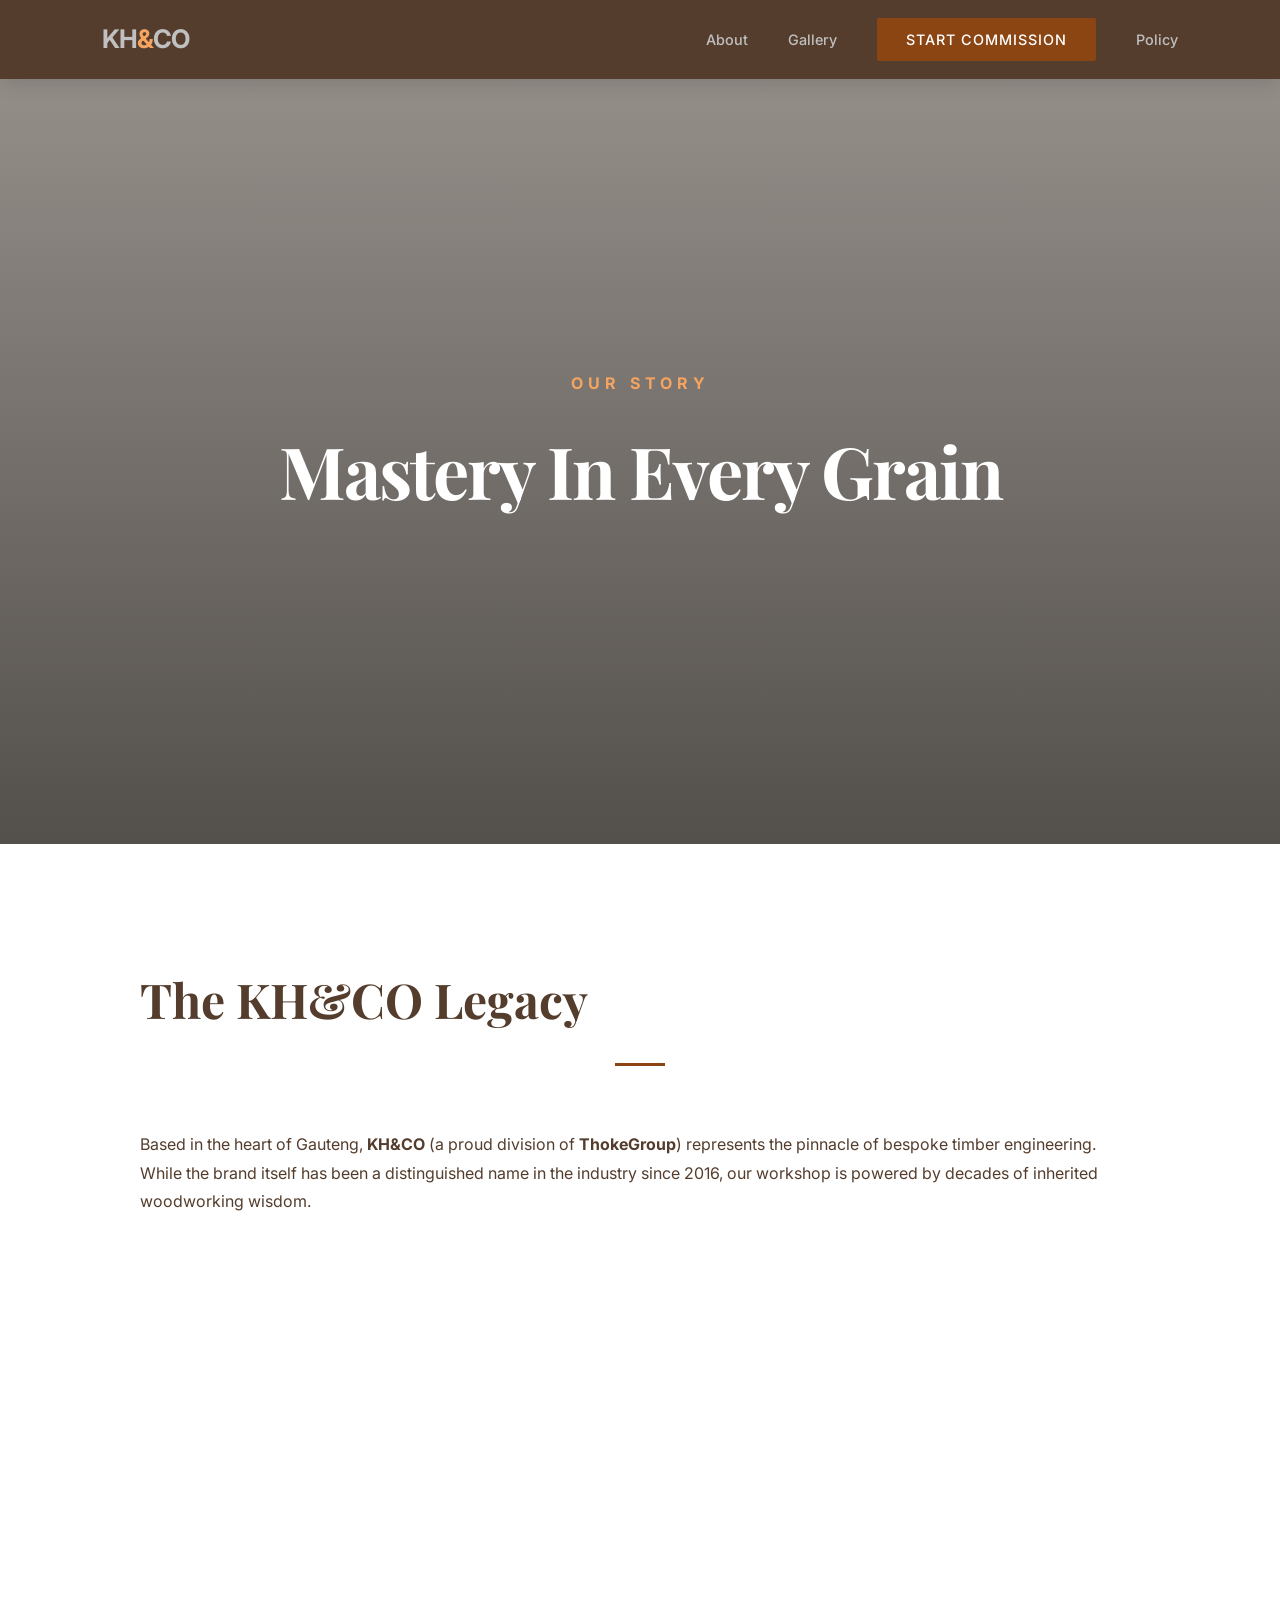
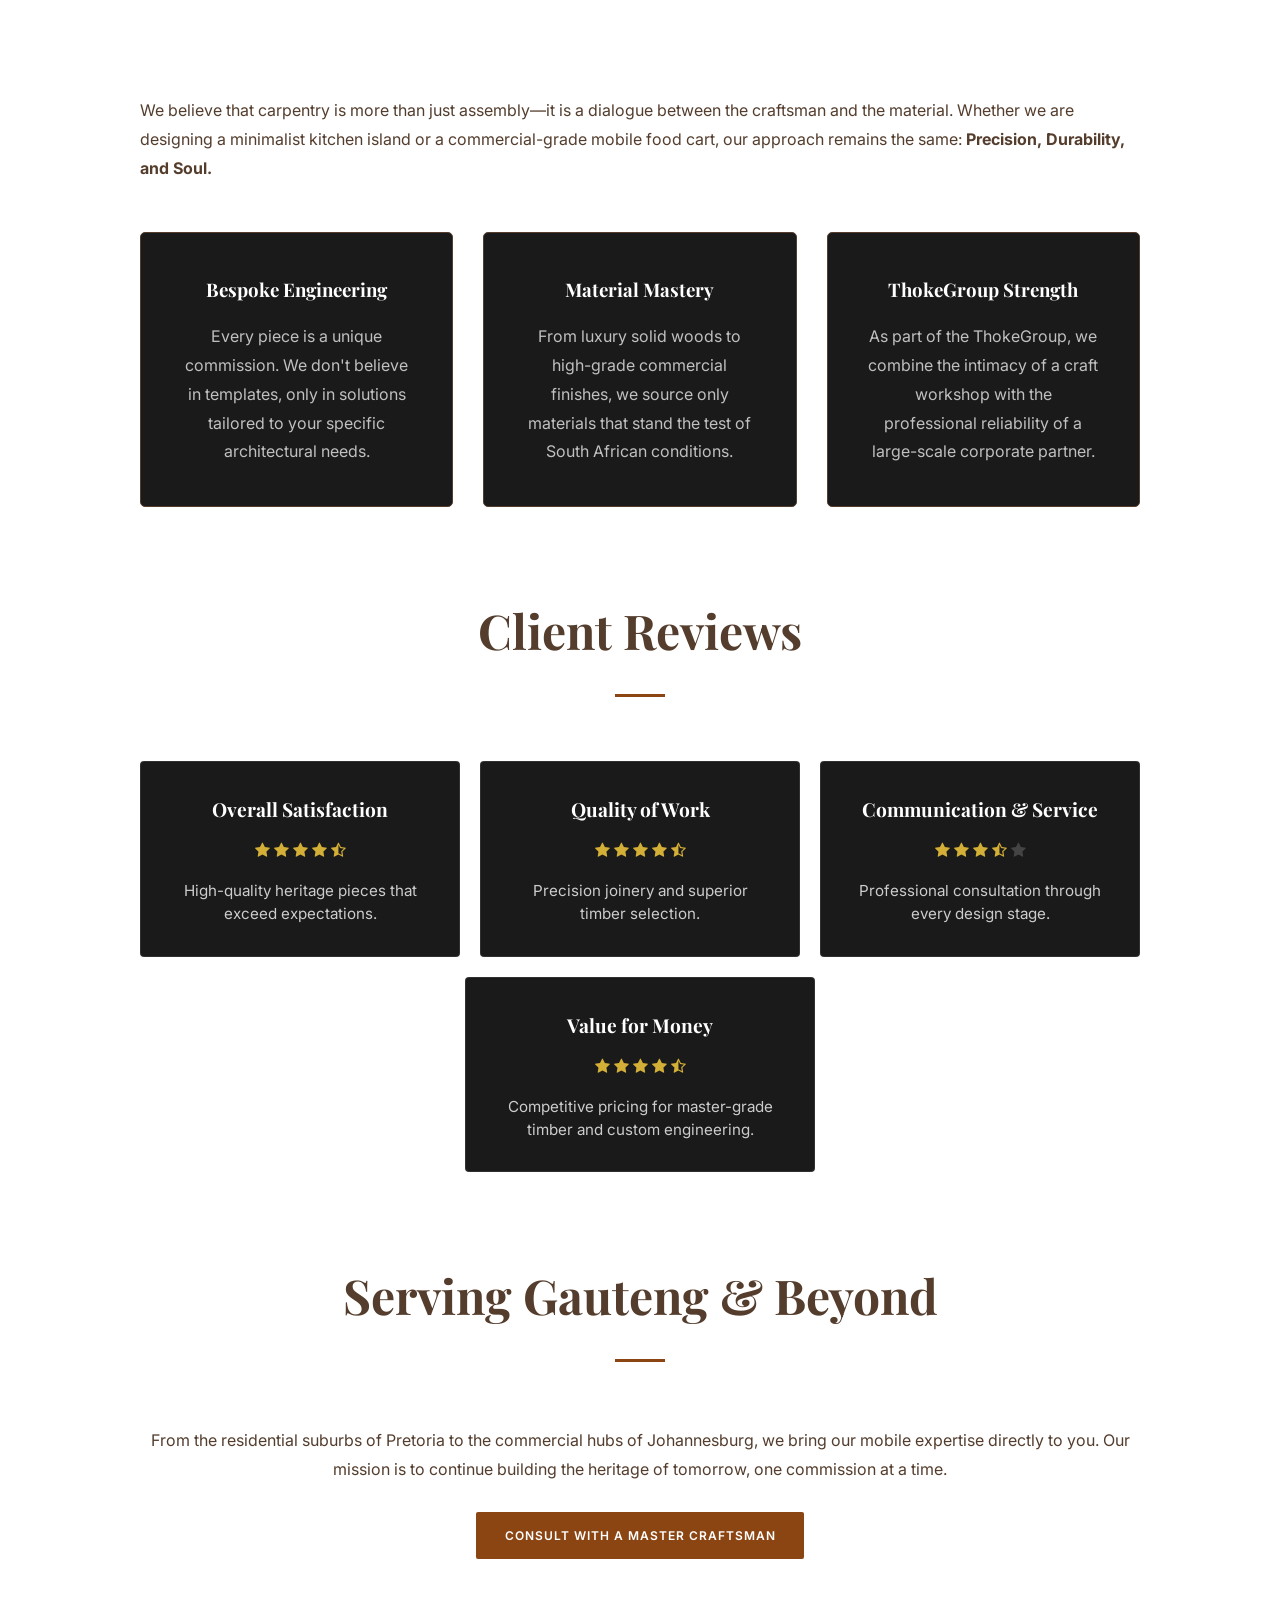
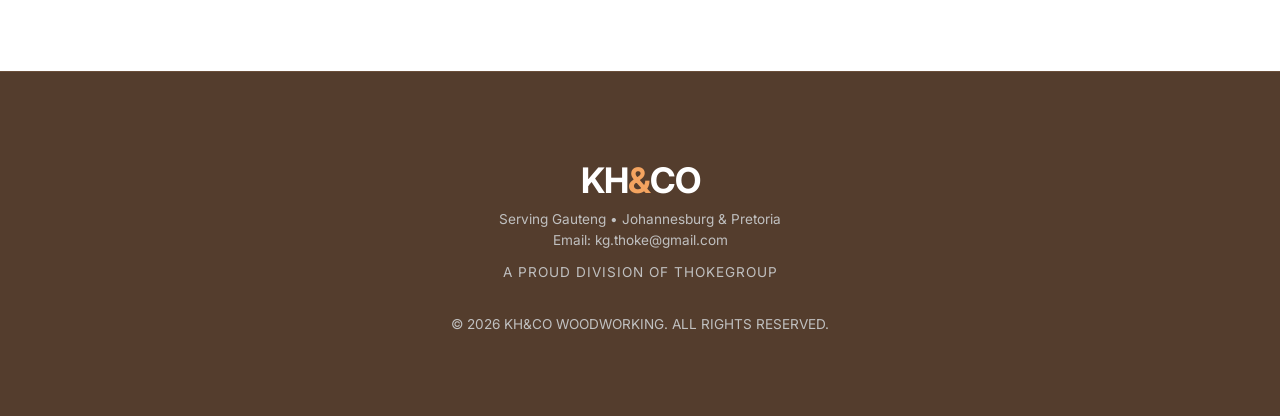
<file: about.html>
<!doctype html>
<html lang="en">
  <head>
    <meta charset="UTF-8" />
    <meta name="viewport" content="width=device-width, initial-scale=1.0" />
    <meta
      name="description"
      content="Learn about KH&CO's heritage of master carpentry, our partnership with ThokeGroup, and our commitment to bespoke timber craftsmanship in Gauteng."
    />
    <title>About Us | KH&CO Master Carpentry</title>
    <link
      href="https://fonts.googleapis.com/css2?family=Playfair+Display:wght@700&family=Inter:wght@300;400;600&display=swap"
      rel="stylesheet"
    />
    <link
      rel="stylesheet"
      href="https://cdnjs.cloudflare.com/ajax/libs/font-awesome/4.7.0/css/font-awesome.min.css"
    />
    <link rel="stylesheet" href="style.css" />
    <style>
      .content-section {
        max-width: 1000px;
        margin: 0 auto;
        line-height: 1.8;
      }
      .values-grid {
        display: grid;
        grid-template-columns: repeat(auto-fit, minmax(250px, 1fr));
        gap: 30px;
        margin-top: 50px;
      }
      .value-card {
        background: #1a1a1a;
        padding: 40px;
        border: 1px solid var(--dark-wood);
        border-radius: 5px;
        text-align: center;
        color: var(--silver);
      }
      .value-card h3 {
        font-family: "Playfair Display", serif;
        margin-bottom: 15px;
        color: var(
          --white
        ); /* Assuming a gold/accent color from your palette */
      }
      .heritage-image {
        width: 100%;
        height: 400px;
        background: url("https://res.cloudinary.com/db6wphzmr/image/upload/f_webp/q_auto:best/ali-mkumbwa-PxlKOcj0a3Q-unsplash_lmbljw") no-repeat
          center center;
        background-size: cover;
        margin: 40px 0;
        border-radius: 4px;
      }

      a,
      a:hover {
        text-decoration: none;
      }

      .reviews-container {
    display: flex;
    flex-wrap: wrap;
    justify-content: center;
    gap: 20px;
    margin-top: 30px;
  }

  .card-review {
    flex: 1;
    min-width: 280px;
    max-width: 350px;
    padding: 30px;
    background: #1a1a1a;
    border: 1px solid rgba(255, 255, 255, 0.1);
    border-radius: 4px;
    transition: transform 0.3s ease;
  }

  .card-review:hover {
    transform: translateY(-5px);
  }

  .card-review h3 {
    font-size: 1.2rem;
    font-family: 'Playfair Display', serif;
    margin-bottom: 10px;
    color: var(--white);
  }

  .stars {
    margin-bottom: 15px;
    color: #d4af37; /* Gold color for checked stars */
  }

  .fa-star.checked {
    color: #d4af37;
  }
  
  .fa-star {
    color: #444; /* Dimmed color for unchecked stars */
  }

  .card-review p {
    font-size: 0.95rem;
    color: #ccc;
    line-height: 1.5;
  }
    </style>
  </head>
  <body>
    <nav class="navbar">
      <div class="logo">
        <a href="index.html">KH<span>&</span>CO</a>
      </div>

      <button class="menu-toggle" id="menu-toggle">
        <span></span>
        <span></span>
        <span></span>
      </button>

      <ul class="nav-links" id="nav-links">
        <li><a href="about.html">About</a></li>
        <li><a href="gallery.html">Gallery</a></li>
        <li><a href="contact.html" class="btn-cta">Start Commission</a></li>
        <li><a href="policy.html">Policy</a></li>
      </ul>
    </nav>

    <header class="hero hero-about">
      <p class="tagline">Our Story</p>
      <h1>Mastery In Every Grain</h1>
    </header>

    <main class="section-padding">
      <section class="content-section">
        <h2 class="section-title" style="text-align: left; margin-left: 0">
          The KH&CO Legacy
        </h2>
        <p>
          Based in the heart of Gauteng, <strong>KH&CO</strong> (a proud
          division of <strong>ThokeGroup</strong>) represents the pinnacle of
          bespoke timber engineering. While the brand itself has been a
          distinguished name in the industry since 2016, our workshop is powered
          by decades of inherited woodworking wisdom.
        </p>

        <div class="heritage-image"></div>

        <p>
          We believe that carpentry is more than just assembly—it is a dialogue
          between the craftsman and the material. Whether we are designing a
          minimalist kitchen island or a commercial-grade mobile food cart, our
          approach remains the same:
          <strong>Precision, Durability, and Soul.</strong>
        </p>

        <div class="values-grid">
          <div class="value-card">
            <h3>Bespoke Engineering</h3>
            <p>
              Every piece is a unique commission. We don't believe in templates,
              only in solutions tailored to your specific architectural needs.
            </p>
          </div>
          <div class="value-card">
            <h3>Material Mastery</h3>
            <p>
              From luxury solid woods to high-grade commercial finishes, we
              source only materials that stand the test of South African
              conditions.
            </p>
          </div>
          <div class="value-card">
            <h3>ThokeGroup Strength</h3>
            <p>
              As part of the ThokeGroup, we combine the intimacy of a craft
              workshop with the professional reliability of a large-scale
              corporate partner.
            </p>
          </div>
        </div>
      </section>

      <section class="content-section review-section" style="margin-top: 80px; text-align: center">
        <h2 class="section-title">Client Reviews</h2>
        
        <div class="reviews-container">
          <div class="card card-review">
            <h3>Overall Satisfaction</h3>
            <div class="stars">
              <span class="fa fa-star checked"></span>
              <span class="fa fa-star checked"></span>
              <span class="fa fa-star checked"></span>
              <span class="fa fa-star checked"></span>
              <span class="fa fa-star-half-o checked"></span>
            </div>
            <p>High-quality heritage pieces that exceed expectations.</p>
          </div>
      
          <div class="card card-review">
            <h3>Quality of Work</h3>
            <div class="stars">
              <span class="fa fa-star checked"></span>
              <span class="fa fa-star checked"></span>
              <span class="fa fa-star checked"></span>
              <span class="fa fa-star checked"></span>
              <span class="fa fa-star-half-o checked"></span>
            </div>
            <p>Precision joinery and superior timber selection.</p>
          </div>
      
          <div class="card card-review">
            <h3>Communication & Service</h3>
            <div class="stars">
              <span class="fa fa-star checked"></span>
              <span class="fa fa-star checked"></span>
              <span class="fa fa-star checked"></span>
              <span class="fa fa-star-half-o checked"></span>
              <span class="fa fa-star"></span>
            </div>
            <p>Professional consultation through every design stage.</p>
          </div>

          <div class="card card-review">
            <h3>Value for Money</h3>
            <div class="stars">
              <span class="fa fa-star checked"></span>
              <span class="fa fa-star checked"></span>
              <span class="fa fa-star checked"></span>
              <span class="fa fa-star checked"></span>
              <span class="fa fa-star-half-o checked"></span>
            </div>
            <p>Competitive pricing for master-grade timber and custom engineering.</p>
          </div>
        </div>
      </section>

      <section
        class="content-section"
        style="margin-top: 80px; text-align: center"
      >
        <h2 class="section-title">Serving Gauteng & Beyond</h2>
        <p>
          From the residential suburbs of Pretoria to the commercial hubs of
          Johannesburg, we bring our mobile expertise directly to you. Our
          mission is to continue building the heritage of tomorrow, one
          commission at a time.
        </p>
        <br />
        <a href="contact.html" class="btn-cta" style="display: inline-block"
          >Consult with a Master Craftsman</a
        >
      </section>
    </main>

    <footer>
      <div style="margin-bottom: 30px">
        <div class="logo" style="font-size: 2.2rem">KH<span>&</span>CO</div>
        <p>
          Serving Gauteng • Johannesburg & Pretoria<br />
          Email: <a href="mailto:kg.thoke@gmail.com">kg.thoke@gmail.com</a>
        </p>
        <p style="margin-top: 10px; letter-spacing: 1px">
          A PROUD DIVISION OF THOKEGROUP
        </p>
      </div>
      <p>&copy; 2026 KH&CO WOODWORKING. ALL RIGHTS RESERVED.</p>
    </footer>

    <script>
      const menuToggle = document.getElementById("menu-toggle");
      const navLinks = document.getElementById("nav-links");
      const navItems = navLinks.querySelectorAll("a");

      menuToggle.addEventListener("click", () => {
        navLinks.classList.toggle("active");
        menuToggle.classList.toggle("active");
      });

      navItems.forEach((link) => {
        link.addEventListener("click", () => {
          navLinks.classList.remove("active");
        });
      });
    </script>
  </body>
</html>
</file>
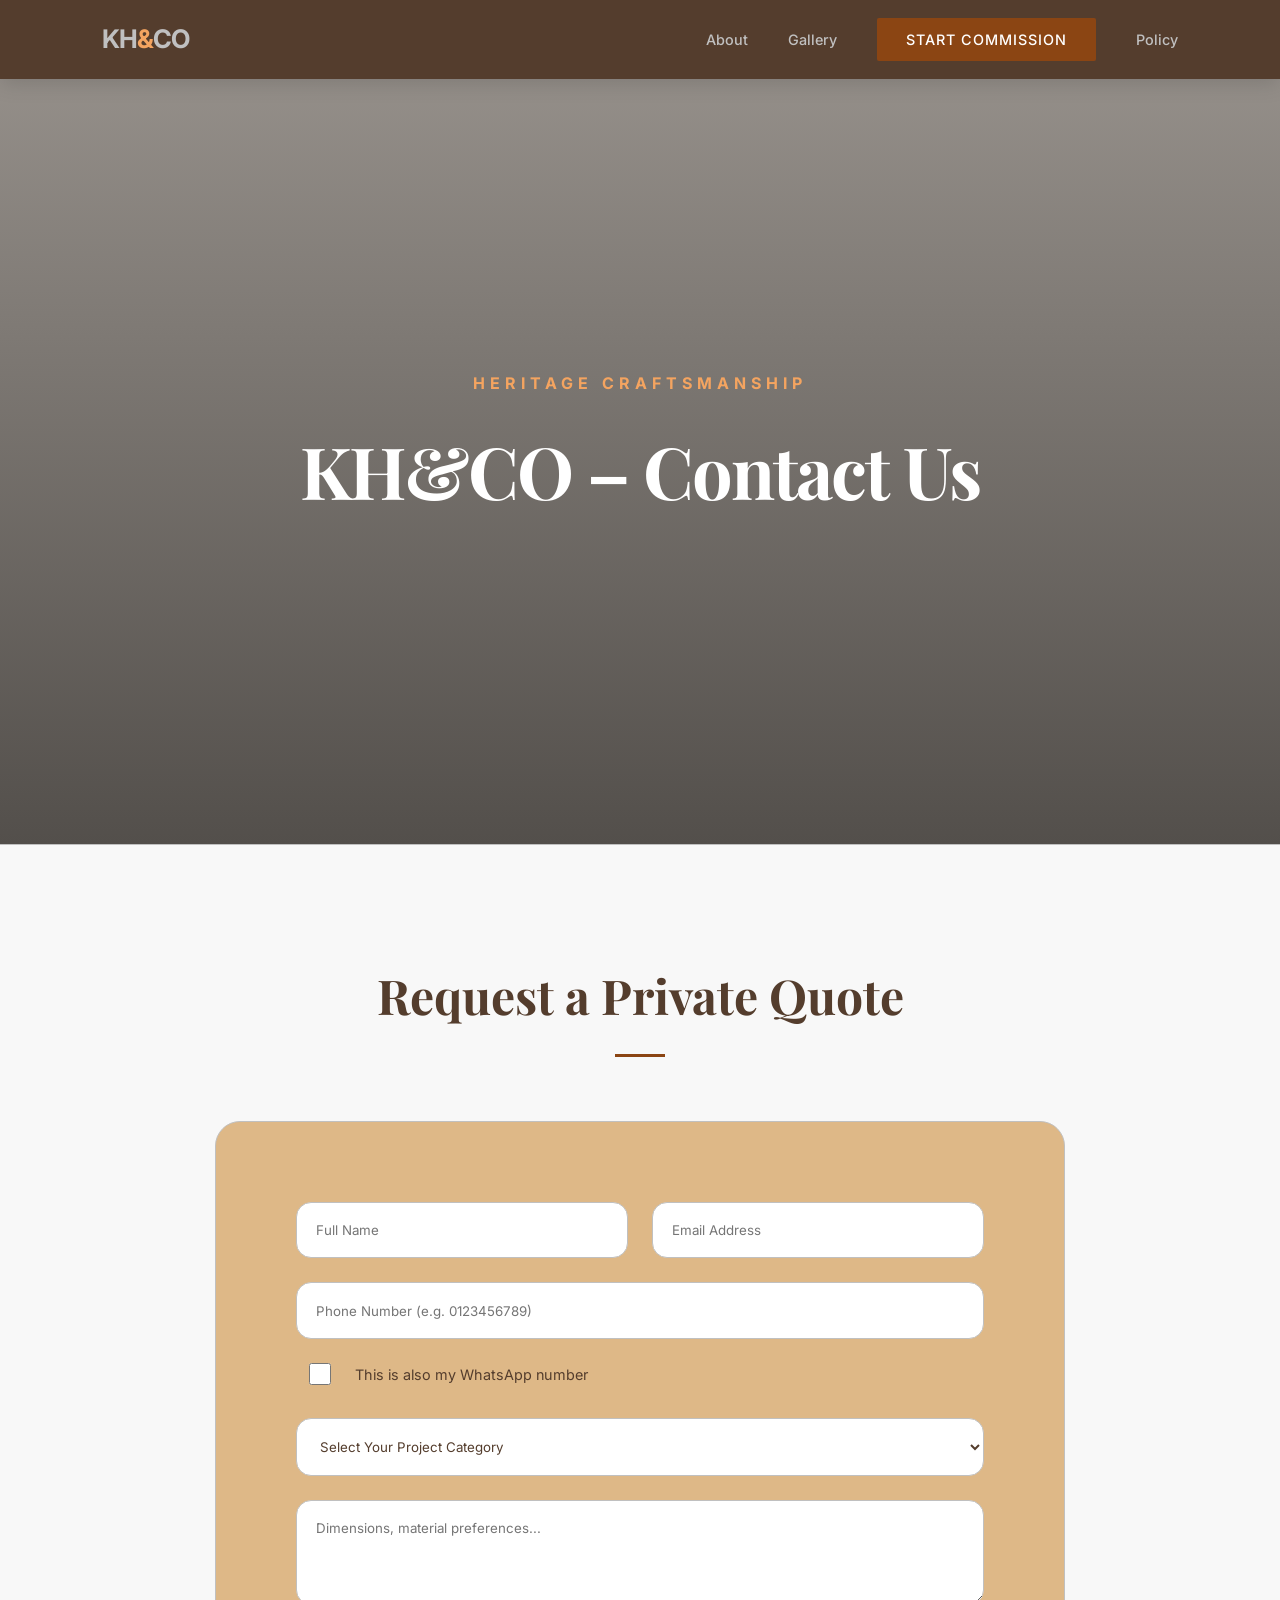
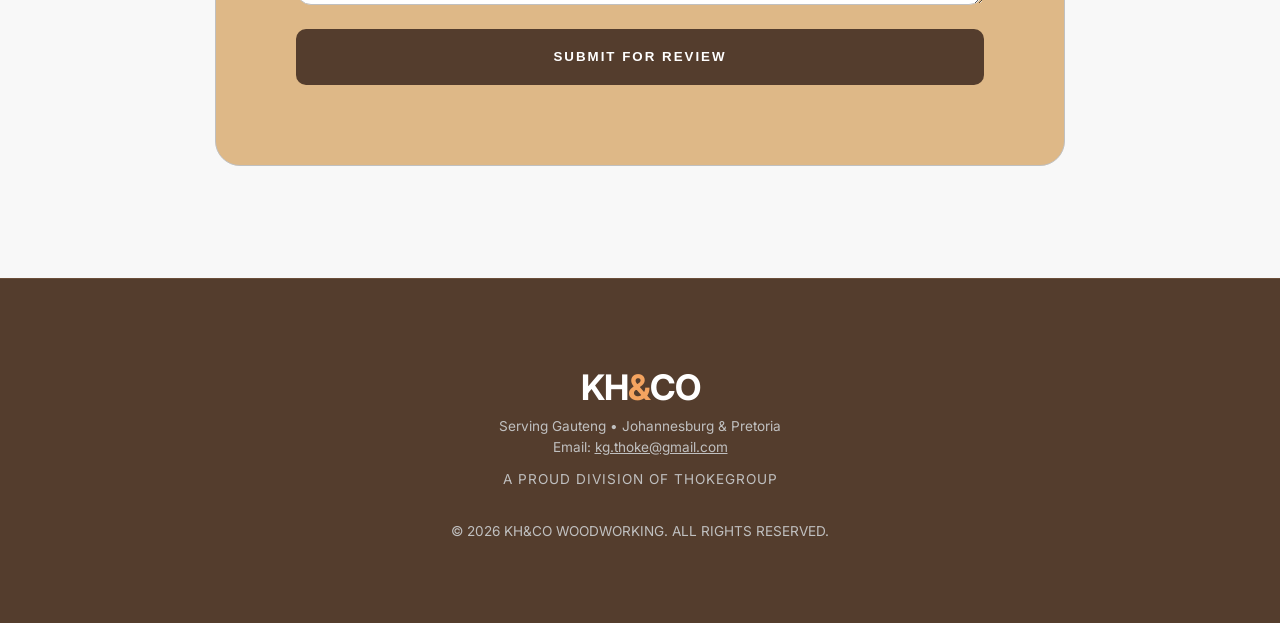
<file: contact.html>
<!doctype html>
<html lang="en">
  <head>
    <meta charset="UTF-8" />
    <meta name="viewport" content="width=device-width, initial-scale=1.0" />
    <meta name="description" content="KH&CO provides many years of mastery in bespoke carpentry, custom kitchen units, and commercial food carts. Expert craftsmanship for unique timber commissions.">

  <meta name="keywords" content="KH&CO, KH and Co, carpentry, custom furniture, bespoke kitchens, woodworking, food carts, carpentry South Africa">
  
  <meta property="og:title" content="KH&CO | Master Carpentry">
  <meta property="og:description" content="Many Years of Mastery. Bespoke timber solutions and custom commissions.">
  <meta property="og:image" content="https://kh-co-34gc.vercel.app/assets/ali-mkumbwa-PxlKOcj0a3Q-unsplash.jpg">


    <title>Kh&co | Master Carpentry & Custom Commissions</title>
    <link
      href="https://fonts.googleapis.com/css2?family=Playfair+Display:wght@700&family=Inter:wght@300;400;600&display=swap"
      rel="stylesheet"
    />
    <link rel="stylesheet" href="style.css">
  </head>

  <body>
    <nav class="navbar">
      <div class="logo">
        <a href="index.html">KH<span>&</span>CO</a>
      </div>

      <button class="menu-toggle" id="menu-toggle">
        <span></span>
        <span></span>
        <span></span>
      </button>

      <ul class="nav-links" id="nav-links">
        <li><a href="about.html">About</a></li>
        <li><a href="gallery.html">Gallery</a></li>
        <li><a href="contact.html" class="btn-cta">Start Commission</a></li>
        <li><a href="policy.html">Policy</a></li>
      </ul>
    </nav>

    <header class="hero hero-contact">
      <p class="tagline">Heritage Craftsmanship</p>
      <h1>KH&CO – Contact Us<br></h1>
      <!-- <h2>Master Carpentry & Woodworking Mastery.</h2>
      <p class="desc">
        Bringing many years of woodworking wisdom to your bespoke kitchen units,
        commercial food carts, and private furniture commissions.
      </p>
      <a
        href="#services"
        class="btn-cta"
        style="background: var(--white); color: var(--dark-wood) !important"
        >Explore Our Work</a
      > -->
    </header>
    <main>
        <section id="contact" class="section-padding contact-section">
            <h2 class="section-title">Request a Private Quote</h2>
            <div class="contact-container">
                <form id="commissionForm">
                  <input type="text" name="Full Name" placeholder="Full Name" required />
                  <input type="email" name="Email Address" placeholder="Email Address" required />
                  <!-- <input type="number" name="Phone Number (012 345 6789)" placeholder="Phone Number" required /> -->
              
                  <div class="full-width">
                    <input type="number" name="Phone Number" placeholder="Phone Number (e.g. 0123456789)" style="width: 100%;" required />
                  </div>
                  
                  <div class="whatsapp-container full-width">
                    <label class="checkbox-container">
                      <input type="checkbox" name="WhatsApp">
                      <span class="checkmark"></span>
                      <span class="checkbox-label">This is also my WhatsApp number</span>
                    </label>
                  </div>
              
                  <select name="Project Category" class="full-width" required>
                    <option value="" disabled selected>Select Your Project Category</option>
                    <option>Bespoke Kitchen Units</option>
                    <option>Floating TV Stands</option>
                    <option>Magazine Photobooth</option>
                    <option>Mobile Food Carts</option>
                    <option>Bedroom Furniture</option>
                    <option>Custom Carpentry Inquiries</option>
                  </select>
              
                  <textarea name="Project Details" class="full-width" rows="4" placeholder="Dimensions, material preferences..."></textarea>
              
                  <button type="submit" class="submit">Submit for Review</button>
                </form>
            </div>
          </section>
      
          <footer>
            <div style="margin-bottom: 30px">
              <div class="logo" style="font-size: 2.2rem">KH<span>&</span>CO</div>
              <p>
                Serving Gauteng • Johannesburg & Pretoria<br>
                Email: <a href="mailto:kg.thoke@gmail.com">kg.thoke@gmail.com</a>
              </p>
              <p style="margin-top: 10px; letter-spacing: 1px">
                A PROUD DIVISION OF THOKEGROUP
              </p>
            </div>
            <p>&copy; 2026 KH&CO WOODWORKING. ALL RIGHTS RESERVED.</p>
          </footer>
    </main>

    <script>
      const menuToggle = document.getElementById("menu-toggle");
      const navLinks = document.getElementById("nav-links");
      const navItems = navLinks.querySelectorAll("a");

      menuToggle.addEventListener("click", () => {
        navLinks.classList.toggle("active");
        menuToggle.classList.toggle("active");
      });

      navItems.forEach((link) => {
        link.addEventListener("click", () => {
          navLinks.classList.remove("active");
        });
      });
    </script>

    <script>
        document.getElementById("commissionForm").addEventListener("submit", function (e) {
  e.preventDefault();

  // Capture Values
  const name = this.querySelector('[name="Full Name"]').value;
  const email = this.querySelector('[name="Email Address"]').value;
  const phone = this.querySelector('[name="Phone Number"]').value;
  const category = this.querySelector('[name="Project Category"]').value;
  const details = this.querySelector('[name="Project Details"]').value;
  
  // WhatsApp Logic
  const isWhatsApp = this.querySelector('[name="WhatsApp"]').checked;
  let finalWhatsApp;

  if (isWhatsApp) {
    finalWhatsApp = phone;
  } else {
    // If not checked, ask for the specific WhatsApp number
    const promptValue = prompt("Please enter your WhatsApp contact number (or 'None'):");
    finalWhatsApp = (promptValue && promptValue.trim() !== "") ? promptValue : "Not Provided";
  }

  // Email Body
  const bodyText = `New Inquiry for KH&CO
---------------------------
Client: ${name}
Email: ${email}
Phone: ${phone}
WhatsApp: ${finalWhatsApp}
Category: ${category}

Project Details:
${details}`;

  const mailtoLink = `mailto:kg.thoke@gmail.com?subject=Project Inquiry: ${category}&body=${encodeURIComponent(bodyText)}`;

  window.location.href = mailtoLink;
  alert("Redirecting to your email app...");
  this.reset();
});
    </script>
  </body>
  </html>
</file>
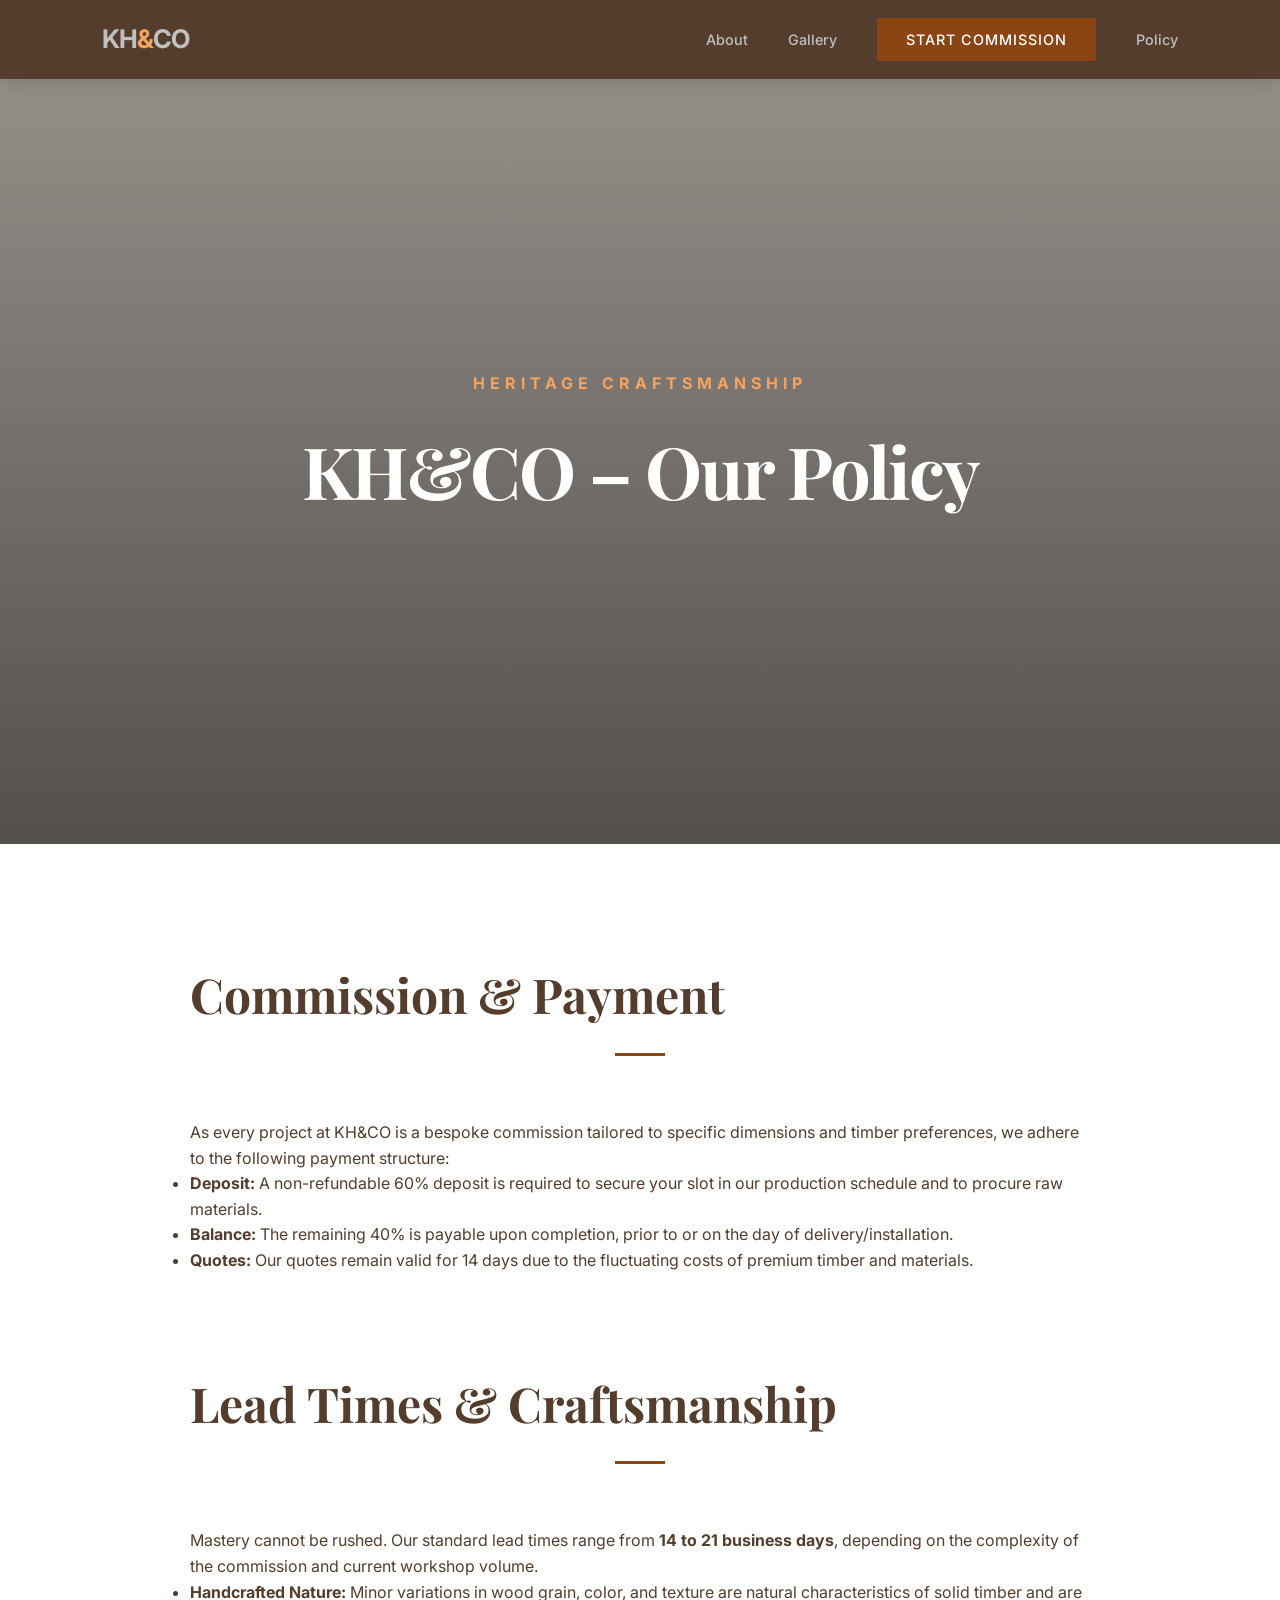
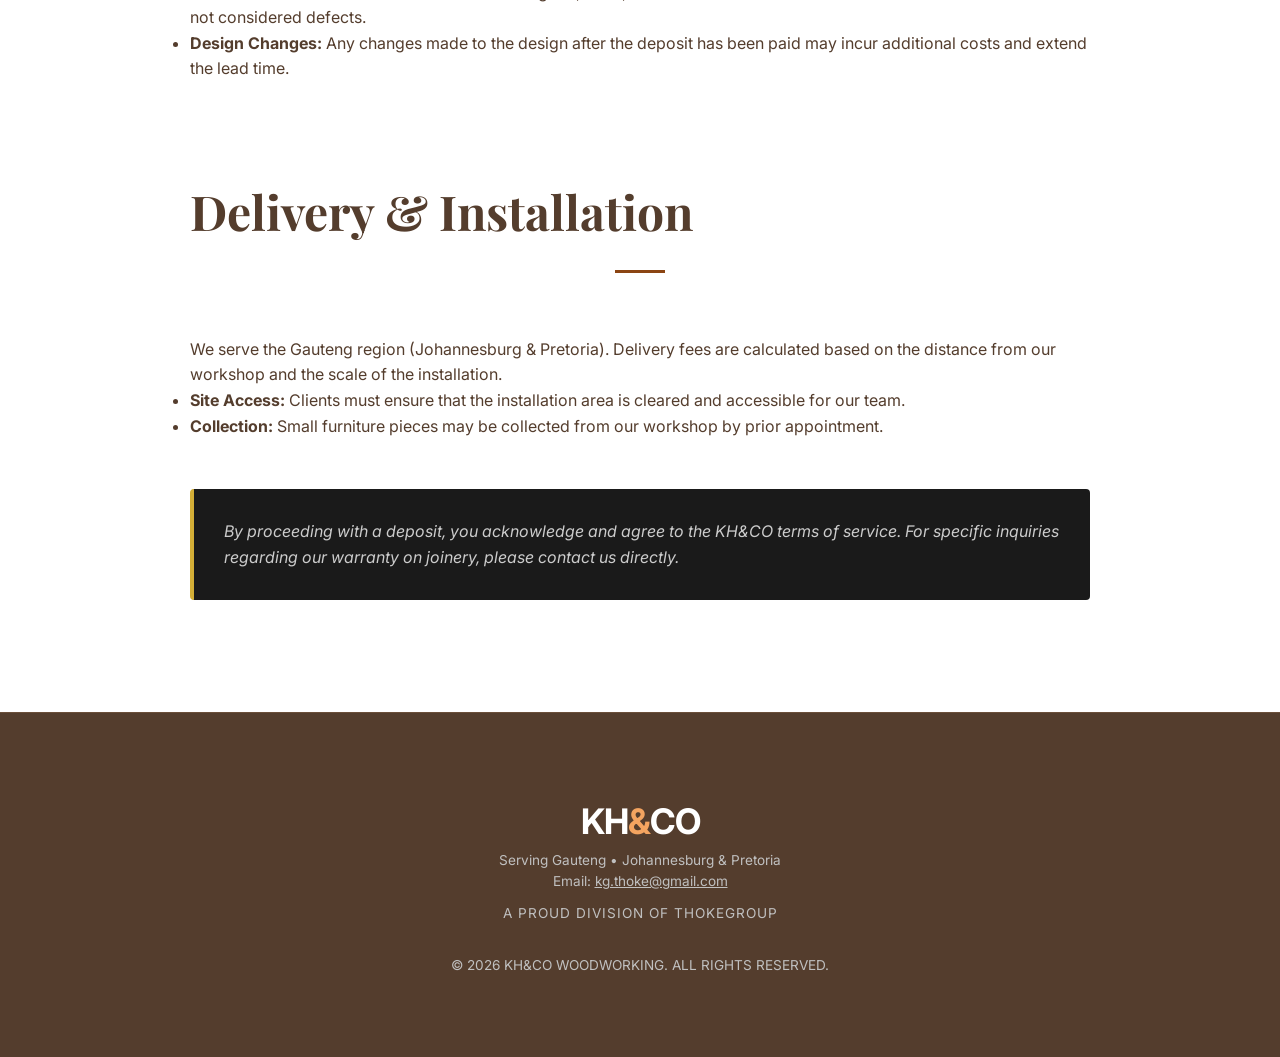
<file: policy.html>
<!doctype html>
<html lang="en">
  <head>
    <meta charset="UTF-8" />
    <meta name="viewport" content="width=device-width, initial-scale=1.0" />
    <meta name="description" content="KH&CO provides many years of mastery in bespoke carpentry, custom kitchen units, and commercial food carts. Expert craftsmanship for unique timber commissions.">

  <meta name="keywords" content="KH&CO, KH and Co, carpentry, custom furniture, bespoke kitchens, woodworking, food carts, carpentry South Africa">
  
  <meta property="og:title" content="KH&CO | Master Carpentry">
  <meta property="og:description" content="Many Years of Mastery. Bespoke timber solutions and custom commissions.">
  <meta property="og:image" content="https://kh-co-34gc.vercel.app/assets/ali-mkumbwa-PxlKOcj0a3Q-unsplash.jpg">


    <title>Kh&co | Master Carpentry & Custom Commissions</title>
    <link
      href="https://fonts.googleapis.com/css2?family=Playfair+Display:wght@700&family=Inter:wght@300;400;600&display=swap"
      rel="stylesheet"
    />
    <link rel="stylesheet" href="style.css">
  </head>

  <body>
    <nav class="navbar">
      <div class="logo">
        <a href="index.html">KH<span>&</span>CO</a>
      </div>

      <button class="menu-toggle" id="menu-toggle">
        <span></span>
        <span></span>
        <span></span>
      </button>

      <ul class="nav-links" id="nav-links">
        <li><a href="about.html">About</a></li>
        <li><a href="gallery.html">Gallery</a></li>
        <li><a href="contact.html" class="btn-cta">Start Commission</a></li>
        <li><a href="policy.html">Policy</a></li>
      </ul>
    </nav>

    <header class="hero hero-policy">
      <p class="tagline">Heritage Craftsmanship</p>
      <h1>KH&CO – Our Policy<br></h1>
      <!-- <h2>Master Carpentry & Woodworking Mastery.</h2>
      <p class="desc">
        Bringing many years of woodworking wisdom to your bespoke kitchen units,
        commercial food carts, and private furniture commissions.
      </p>
      <a
        href="#services"
        class="btn-cta"
        style="background: var(--white); color: var(--dark-wood) !important"
        >Explore Our Work</a
      > -->
    </header>

    <main class="section-padding">
      <div class="content-section" style="max-width: 900px; margin: 0 auto;">
        
        <section style="margin-bottom: 50px;">
          <h2 class="section-title" style="text-align: left; margin-left: 0;">Commission & Payment</h2>
          <p>As every project at KH&CO is a bespoke commission tailored to specific dimensions and timber preferences, we adhere to the following payment structure:</p>
          <ul>
            <li><strong>Deposit:</strong> A non-refundable 60% deposit is required to secure your slot in our production schedule and to procure raw materials.</li>
            <li><strong>Balance:</strong> The remaining 40% is payable upon completion, prior to or on the day of delivery/installation.</li>
            <li><strong>Quotes:</strong> Our quotes remain valid for 14 days due to the fluctuating costs of premium timber and materials.</li>
          </ul>
        </section>
    
        <hr style="border: 0; border-top: 1px solid rgba(255,255,255,0.1); margin: 40px 0;">
    
        <section style="margin-bottom: 50px;">
          <h2 class="section-title" style="text-align: left; margin-left: 0;">Lead Times & Craftsmanship</h2>
          <p>Mastery cannot be rushed. Our standard lead times range from <strong>14 to 21 business days</strong>, depending on the complexity of the commission and current workshop volume.</p>
          <ul>
            <li><strong>Handcrafted Nature:</strong> Minor variations in wood grain, color, and texture are natural characteristics of solid timber and are not considered defects.</li>
            <li><strong>Design Changes:</strong> Any changes made to the design after the deposit has been paid may incur additional costs and extend the lead time.</li>
          </ul>
        </section>
    
        <hr style="border: 0; border-top: 1px solid rgba(255,255,255,0.1); margin: 40px 0;">
    
        <section style="margin-bottom: 50px;">
          <h2 class="section-title" style="text-align: left; margin-left: 0;">Delivery & Installation</h2>
          <p>We serve the Gauteng region (Johannesburg & Pretoria). Delivery fees are calculated based on the distance from our workshop and the scale of the installation.</p>
          <ul>
            <li><strong>Site Access:</strong> Clients must ensure that the installation area is cleared and accessible for our team.</li>
            <li><strong>Collection:</strong> Small furniture pieces may be collected from our workshop by prior appointment.</li>
          </ul>
        </section>
    
        <section style="background: #1a1a1a; padding: 30px; border-radius: 4px; border-left: 4px solid #d4af37;">
          <p style="margin: 0; font-style: italic; color: #ccc;">
            By proceeding with a deposit, you acknowledge and agree to the KH&CO terms of service. For specific inquiries regarding our warranty on joinery, please contact us directly.
          </p>
        </section>
    
      </div>
    </main>

    <footer>
        <div style="margin-bottom: 30px">
          <div class="logo" style="font-size: 2.2rem">KH<span>&</span>CO</div>
          <p>
            Serving Gauteng • Johannesburg & Pretoria<br>
            Email: <a href="mailto:kg.thoke@gmail.com">kg.thoke@gmail.com</a>
          </p>
          <p style="margin-top: 10px; letter-spacing: 1px">
            A PROUD DIVISION OF THOKEGROUP
          </p>
        </div>
        <p>&copy; 2026 KH&CO WOODWORKING. ALL RIGHTS RESERVED.</p>
      </footer>

      <script>
        const menuToggle = document.getElementById("menu-toggle");
        const navLinks = document.getElementById("nav-links");
        const navItems = navLinks.querySelectorAll("a");
  
        menuToggle.addEventListener("click", () => {
          navLinks.classList.toggle("active");
          menuToggle.classList.toggle("active");
        });
  
        navItems.forEach((link) => {
          link.addEventListener("click", () => {
            navLinks.classList.remove("active");
          });
        });
      </script>
  </body>
  </html>
</file>
<file: style.css>
/* --- BRAND PALETTE INTEGRATION --- */
:root {
  --dark-wood: #543d2d;
  /* Dark Coffee */
  --white: #ffffff;
  /* Pure White */
  --silver: #c0c0c0;
  /* Industrial Silver */
  --light-oak: #f4a460;
  /* Sandy Brown */
  --deep-oak: #8b4513;
  /* Saddle Brown */
  --transition: all 0.4s cubic-bezier(0.165, 0.84, 0.44, 1);
}

html {
  scroll-behavior: smooth;
}

/* --- RESET & BASE --- */
* {
  margin: 0;
  padding: 0;
  box-sizing: border-box;
}

body {
  font-family: "Inter", sans-serif;
  background-color: var(--white);
  color: var(--dark-wood);
  line-height: 1.6;
}

h1,
h2,
h3 {
  font-family: "Playfair Display", serif;
}

/* --- NAVIGATION --- */

.navbar {
  display: flex;
  justify-content: space-between;
  align-items: center;
  padding: 1.2rem 8%;
  background-color: var(--dark-wood);
  position: sticky;
  top: 0;
  z-index: 1100;
  box-shadow: 0 4px 20px rgba(0, 0, 0, 0.15);
}

.nav-links {
  display: flex;
  gap: 2.5rem;
  list-style: none;
  align-items: center;
}

.nav-links a {
  color: var(--silver);
  font-size: 0.9rem;
  font-weight: 500;
  text-decoration: none;
}

.nav-links a:hover {
  color: var(--white);
}

/* =========================
   HAMBURGER BUTTON
========================= */
.menu-toggle {
  display: none;
  flex-direction: column;
  gap: 6px;
  background: none;
  border: none;
  cursor: pointer;
}

.menu-toggle span {
  width: 25px;
  height: 2px;
  background: var(--silver);
  transition: 0.3s ease;
}

.menu-toggle.active span:nth-child(1) {
  transform: rotate(45deg) translate(5px, 5px);
}

.menu-toggle.active span:nth-child(2) {
  opacity: 0;
}

.menu-toggle.active span:nth-child(3) {
  transform: rotate(-45deg) translate(6px, -6px);
}

.logo {
  font-size: 1.6rem;
  font-weight: bold;
  color: var(--white);
  letter-spacing: -1px;
}

.logo span {
  color: var(--light-oak);
}

.logo a {
  text-decoration: none;
}

.btn-cta {
  background-color: var(--deep-oak);
  color: var(--white) !important;
  padding: 0.8rem 1.8rem;
  border-radius: 2px;
  font-weight: 600;
  font-size: 0.75rem;
  text-transform: uppercase;
  letter-spacing: 1px;
  border: none;
  cursor: pointer;
  transition: var(--transition);
}

.btn-cta:hover {
  background-color: var(--light-oak);
  transform: translateY(-2px);
  color: var(--dark-wood) !important;
}

.btn-portfolio {
  background-color: var(--deep-oak);
  color: var(--white) !important;
  padding: 0.8rem, 1.8rem;
  border-radius: 2px;
  font-weight: 600;
  font-size: 0.75rem;
  text-transform: uppercase;
  letter-spacing: 1px;
  border: none;
  cursor: pointer;
  transition: var(--transition);
  width: 250px;
  height: 50px;
}

.btn-portfolio:hover {
  background-color: var(--light-oak);
  transform: translateY(-2px);
  color: var(--dark-wood) !important;
}

.btn-portfolio a {
  text-decoration: none;
  color: var(--white);
}

.portfolio-btn {
  display: flex;
  flex-direction: row;
  justify-content: center;
  align-items: center;
  padding-top: 50px;
}

/* --- HERO HOME SECTION --- */
.hero {
  height: 85vh;
  display: flex;
  flex-direction: column;
  justify-content: center;
  align-items: center;
  text-align: center;
  background:
    linear-gradient(rgba(60, 50, 40, 0.55), rgba(40, 35, 30, 0.8)),
    url("https://res.cloudinary.com/db6wphzmr/image/upload/f_webp/q_auto:best/ali-mkumbwa-PxlKOcj0a3Q-unsplash_lmbljw");
  background-size: cover;
  background-position: center;
  color: var(--white);
  padding: 0 5%;
}

.hero p.tagline {
  color: var(--light-oak);
  text-transform: uppercase;
  font-weight: 700;
  letter-spacing: 5px;
  margin-bottom: 1rem;
}

.hero h1 {
  font-size: 4.5rem;
  margin-bottom: 1.5rem;
  letter-spacing: -2px;
}

.hero p.desc {
  max-width: 650px;
  font-size: 1.25rem;
  color: var(--silver);
  margin-bottom: 2.5rem;
}

/* --- HERO ABOUT SECTION --- */
.hero-about {
  height: 85vh;
  display: flex;
  flex-direction: column;
  justify-content: center;
  align-items: center;
  text-align: center;
  background:
    linear-gradient(rgba(60, 50, 40, 0.55), rgba(40, 35, 30, 0.8)),
    url("https://res.cloudinary.com/db6wphzmr/image/upload/f_webp/q_auto:best/WoodenMirror_rgyt82");
  background-size: cover;
  background-position: center;
  color: var(--white);
  padding: 0 5%;
}

/* --- HERO CONTACT  SECTION --- */
.hero-contact {
  height: 85vh;
  display: flex;
  flex-direction: column;
  justify-content: center;
  align-items: center;
  text-align: center;
  background:
    linear-gradient(rgba(60, 50, 40, 0.55), rgba(40, 35, 30, 0.8)),
    url("https://res.cloudinary.com/db6wphzmr/image/upload/f_webp/q_auto:best/LightBulbWood_pe0qox");
  background-size: cover;
  background-position: center;
  color: var(--white);
  padding: 0 5%;
}
/* --- HERO GALLERY  SECTION --- */
.hero-gallery {
  height: 85vh;
  display: flex;
  flex-direction: column;
  justify-content: center;
  align-items: center;
  text-align: center;
  background:
    linear-gradient(rgba(60, 50, 40, 0.55), rgba(40, 35, 30, 0.8)),
    url("https://res.cloudinary.com/db6wphzmr/image/upload/f_webp/q_auto:best/WoodPanel_y47v8d");
  background-size: cover;
  background-position: center;
  color: var(--white);
  padding: 0 5%;
}

/* --- HERO POLICY SECTION --- */
.hero-policy {
  height: 85vh;
  display: flex;
  flex-direction: column;
  justify-content: center;
  align-items: center;
  text-align: center;
  background:
    linear-gradient(rgba(60, 50, 40, 0.55), rgba(40, 35, 30, 0.8)),
    url("https://res.cloudinary.com/db6wphzmr/image/upload/f_webp/q_auto:best/ali-mkumbwa-PxlKOcj0a3Q-unsplash_lmbljw");
  background-size: cover;
  background-position: center;
  color: var(--white);
  padding: 0 5%;
}


/* --- SERVICES GRID --- */
.section-padding {
  padding: 7rem 8%;
}

.section-title {
  text-align: center;
  font-size: 3rem;
  margin-bottom: 4rem;
  position: relative;
}

.section-title::after {
  content: "";
  display: block;
  width: 50px;
  height: 3px;
  background: var(--deep-oak);
  margin: 20px auto;
}

.grid {
  display: grid;
  grid-template-columns: repeat(auto-fit, minmax(320px, 1fr));
  gap: 3rem;
}

.card {
  background-color: #deb887;
  border: 1px solid var(--silver);
  overflow: hidden;
  transition: var(--transition);
  border-radius: 15px;
}

.card:hover {
  transform: translateY(-12px);
  box-shadow: 0 20px 40px rgba(84, 61, 45, 0.1);
  border-color: var(--light-oak);
}

.card-image-render {
  width: 100%;
  height: 250px;
  object-fit: cover;
  display: block;
  border-bottom: 1px solid var(--silver);
}

.card-img {
  width: 100%;
  height: 250px;
  background-color: var(--silver);
  display: flex;
  align-items: center;
  justify-content: center;
  color: var(--dark-wood);
  font-weight: 600;
}

.card-content {
  padding: 2.5rem;
}

.card-content h3 {
  color: var(--dark-wood);
  margin-bottom: 0.8rem;
  font-size: 1.7rem;
}

.card-content p {
  color: #666;
  font-size: 1rem;
}

/* --- ABOUT SECTION (The Heritage Touch) --- */
.about {
  background-color: var(--dark-wood);
  color: var(--white);
  display: flex;
  flex-wrap: wrap;
  align-items: center;
  gap: 5rem;
  margin: 0;
  padding: 5rem;
}

.about h2 {
  color: var(--white);
  font-size: 3rem;
  margin-bottom: 2rem;
}

.about-text {
  flex: 1;
  min-width: 320px;
}

.about-img {
  flex: 1;
  min-width: 320px;
  height: 550px;
  background: url("https://res.cloudinary.com/db6wphzmr/image/upload/f_webp/q_auto:best/allan-lainez-2d0qB6Gz6ko-unsplash_lk4mc0");
  background-size: cover;
  border: 1px solid var(--silver);
  box-shadow: 20px 20px 0px var(--deep-oak);
}

.stats {
  display: flex;
  gap: 4rem;
  margin-top: 3rem;
}

.stat-item h4 {
  font-size: 3.5rem;
  color: var(--light-oak);
  line-height: 1;
}

.stat-item p {
  font-size: 0.8rem;
  text-transform: uppercase;
  color: var(--silver);
  letter-spacing: 2px;
}

/* --- CONTACT SECTION --- */
.contact-section {
  background-color: #f8f8f8;
  border-top: 1px solid var(--silver);
}

.contact-container {
  max-width: 850px;
  margin: 0 auto;
  background: #deb887;
  padding: 5rem;
  border: 1px solid var(--silver);
  border-radius: 25px;
}

form {
  display: grid;
  grid-template-columns: 1fr 1fr;
  gap: 1.5rem;
}

.full-width {
  grid-column: span 2;
}

input,
select,
textarea {
  padding: 1.2rem;
  background: var(--white);
  border: 1px solid var(--silver);
  color: var(--dark-wood);
  font-family: inherit;
  border-radius: 15px;
}

input:focus,
select:focus,
textarea:focus {
  outline: none;
  border-color: var(--deep-oak);
}

button.submit {
  grid-column: span 2;
  background: var(--dark-wood);
  color: var(--white);
  border: none;
  padding: 1.3rem;
  cursor: pointer;
  font-weight: 700;
  text-transform: uppercase;
  letter-spacing: 2px;
  transition: var(--transition);
  border-radius: 10px;
}

button.submit:hover {
  background: var(--deep-oak);
}

footer {
  background-color: var(--dark-wood);
  text-align: center;
  padding: 5rem 2rem;
  color: var(--silver);
  font-size: 0.85rem;
  border-top: 1px solid #6b4f3a;
}

a {
  color: var(--silver);
}

/* Container for the checkbox to give it some padding and alignment */
.whatsapp-container {
  display: flex;
  align-items: center;
  padding: 0.5rem 0.8rem;
  margin-top: -0.5rem;
  /* Pulls it slightly closer to the phone field above it */
}

.checkbox-container {
  display: flex;
  align-items: center;
  cursor: pointer;
  gap: 12px;
  font-size: 0.9rem;
  color: var(--dark-wood);
}

/* Custom Checkbox Size */
.checkbox-container input[type="checkbox"] {
  width: 22px !important;
  height: 22px !important;
  accent-color: var(--deep-oak);
  /* Colors the checkbox to match your brand */
  cursor: pointer;
  margin: 0;
}

.checkbox-label {
  font-weight: 400;
  color: var(--dark-wood);
}

.phone-row {
  display: flex;
  align-items: center;
  gap: 15px;
  background: var(--white);
  padding: 5px;
  border-radius: 15px;
  border: 1px solid var(--silver);
}

.phone-row input {
  border: none !important;
  /* Removes double border */
  flex: 1;
}

.whatsapp-wrapper {
  white-space: nowrap;
  /* Keeps the text on one line */
  padding-right: 15px;
}

/* --- GALLERY PAGE --- */

.gallery-filters {
  text-align: center;
  margin-bottom: 3rem;
}

.filter-btn {
  background: transparent;
  border: none;
  color: var(--dark-wood);
  font-weight: 600;
  text-transform: uppercase;
  letter-spacing: 1px;
  margin: 0 1rem;
  cursor: pointer;
  padding-bottom: 5px;
  position: relative;
  transition: var(--transition);
}

.filter-btn::after {
  content: "";
  position: absolute;
  bottom: 0;
  left: 0;
  width: 0%;
  height: 2px;
  background: var(--deep-oak);
  transition: var(--transition);
}

.filter-btn:hover::after,
.filter-btn.active::after {
  width: 100%;
}

/* Gallery Grid */
.gallery-grid {
  gap: 2rem;
}

.gallery-item {
  position: relative;
  overflow: hidden;
  border-radius: 15px;
  border: 1px solid var(--silver);
  transition: var(--transition);
  width: 400px;
}

.gallery-item img {
  width: 100%;
  height: 350px;
  object-fit: cover;
  display: block;
  transition: var(--transition);
}

.gallery-item:hover {
  transform: translateY(-10px);
  box-shadow: 0 20px 40px rgba(84, 61, 45, 0.15);
  border-color: var(--light-oak);
}

.gallery-item:hover img {
  transform: scale(1.05);
}

.gallery-overlay {
  position: absolute;
  inset: 0;
  background: linear-gradient(
    to top,
    rgba(84, 61, 45, 0.85),
    rgba(84, 61, 45, 0.2)
  );
  display: flex;
  flex-direction: column;
  justify-content: flex-end;
  padding: 2rem;
  opacity: 0;
  transition: var(--transition);
}

.gallery-item:hover .gallery-overlay {
  opacity: 1;
}

.gallery-overlay h3 {
  color: var(--white);
  margin-bottom: 5px;
}

.gallery-overlay p {
  color: var(--light-oak);
  font-size: 0.85rem;
  text-transform: uppercase;
  letter-spacing: 1px;
}

/*==============================================Media Query=======================================================*/
@media (max-width: 768px) {
  /* Navigation */
  .navbar {
    padding: 20px;
  }

  .menu-toggle {
    display: flex;
  }

  .nav-links {
    position: absolute;
    top: 100%;
    right: 0;
    width: 100%;
    background: var(--dark-wood);
    flex-direction: column;
    align-items: center;
    padding: 30px 0;
    gap: 20px;

    transform: translateY(-20px);
    opacity: 0;
    pointer-events: none;
    transition: 0.3s ease;

    z-index: 999;
  }

  .nav-links.active {
    transform: translateY(0);
    opacity: 1;
    pointer-events: auto;
  }

  .hero h1 {
    font-size: 2.5rem;
  }
  .hero {
    height: 100vh;
  }

  .about {
    margin: 0;
    padding: 3rem 1.5rem;
  }

  .about-img {
    height: 350px;
    box-shadow: 10px 10px 0px var(--deep-oak);
  }

  .contact-container {
    padding: 2rem;
    width: 95%;
    margin: 0 auto;
  }

  form {
    grid-template-columns: 1fr !important;
    gap: 1rem;
  }

  .full-width,
  input,
  select,
  textarea,
  button.submit {
    grid-column: span 1 !important;
    width: 100% !important;
    font-size: 16px;
  }

  .whatsapp-container {
    margin-top: 0;
    padding: 0.5rem 0;
  }

  .gallery-filters {
    display: flex;
    flex-wrap: nowrap;
    overflow-x: auto;
    justify-content: flex-start;
    padding: 10px 20px;
    gap: 10px;

    scrollbar-width: none;
    -ms-overflow-style: none;
  }

  .gallery-filters::-webkit-scrollbar {
    display: none;
  }

  .filter-btn {
    flex: 0 0 auto;
    white-space: nowrap;
    margin: 0;
    font-size: 0.85rem;
  }

  .filter-wrapper {
    position: relative;
    -webkit-mask-image: linear-gradient(to right, black 85%, transparent 100%);
    mask-image: linear-gradient(to right, black 85%, transparent 100%);
  }

  .gallery-item {
    width: 300px;
  }
}
/*test code*/
</file>
